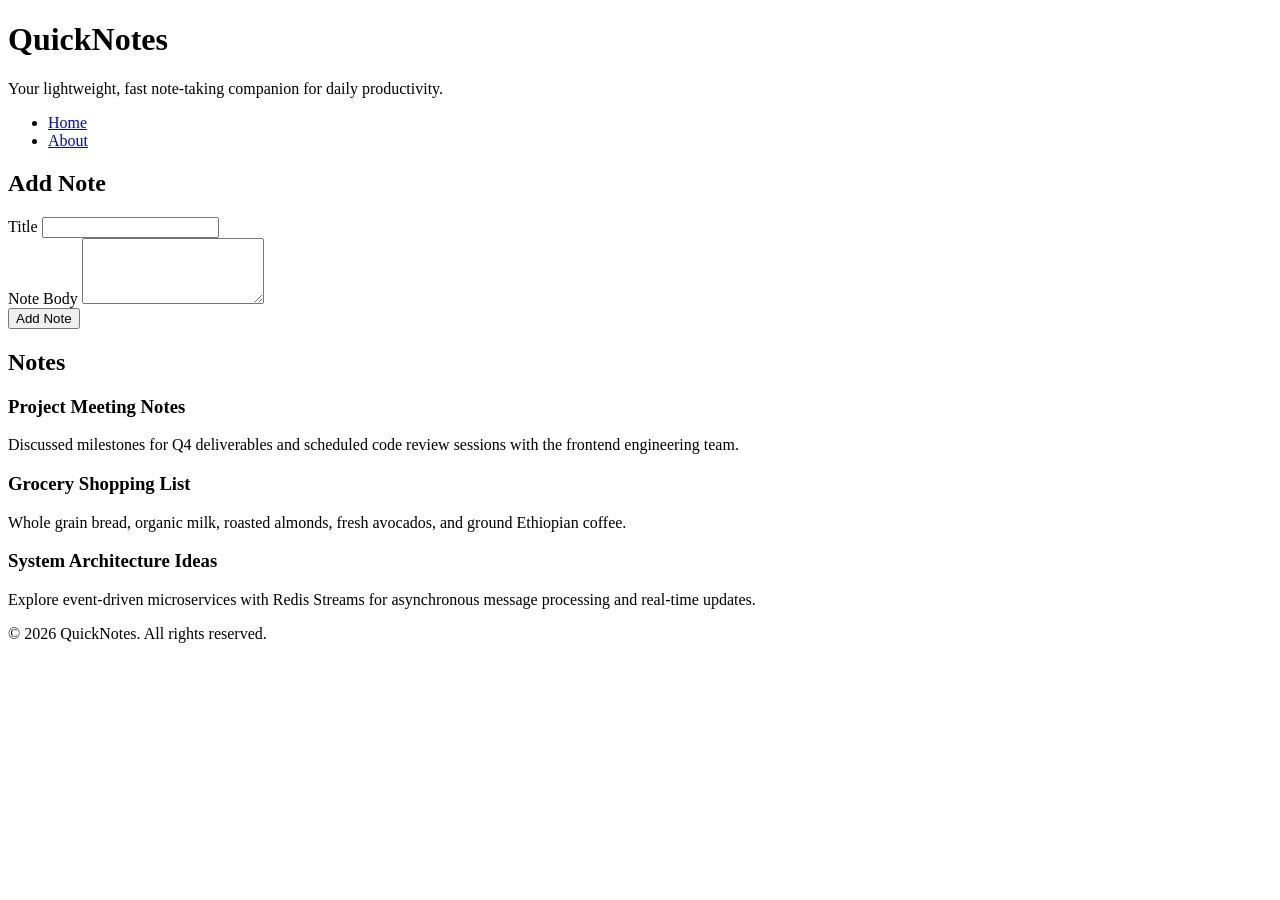
<file: day1/index.html>
<!DOCTYPE html>
<html lang="en">
<head>
  <meta charset="UTF-8">
  <meta name="viewport" content="width=device-width, initial-scale=1.0">
  <title>QuickNotes - Home</title>
</head>
<body>
  <header>
    <h1>QuickNotes</h1>
    <p>Your lightweight, fast note-taking companion for daily productivity.</p>
    <nav>
      <ul>
        <li><a href="index.html">Home</a></li>
        <li><a href="about.html">About</a></li>
      </ul>
    </nav>
  </header>

  <main>
    <section>
      <h2>Add Note</h2>
      <form action="#" method="post">
        <div>
          <label for="note-title">Title</label>
          <input type="text" id="note-title" name="note-title" required>
        </div>
        <div>
          <label for="note-body">Note Body</label>
          <textarea id="note-body" name="note-body" rows="4" required></textarea>
        </div>
        <div>
          <button type="submit">Add Note</button>
        </div>
      </form>
    </section>

    <section>
      <h2>Notes</h2>
      <article>
        <h3>Project Meeting Notes</h3>
        <p>Discussed milestones for Q4 deliverables and scheduled code review sessions with the frontend engineering team.</p>
      </article>

      <article>
        <h3>Grocery Shopping List</h3>
        <p>Whole grain bread, organic milk, roasted almonds, fresh avocados, and ground Ethiopian coffee.</p>
      </article>

      <article>
        <h3>System Architecture Ideas</h3>
        <p>Explore event-driven microservices with Redis Streams for asynchronous message processing and real-time updates.</p>
      </article>
    </section>
  </main>

  <footer>
    <p>&copy; 2026 QuickNotes. All rights reserved.</p>
  </footer>
</body>
</html>
</file>
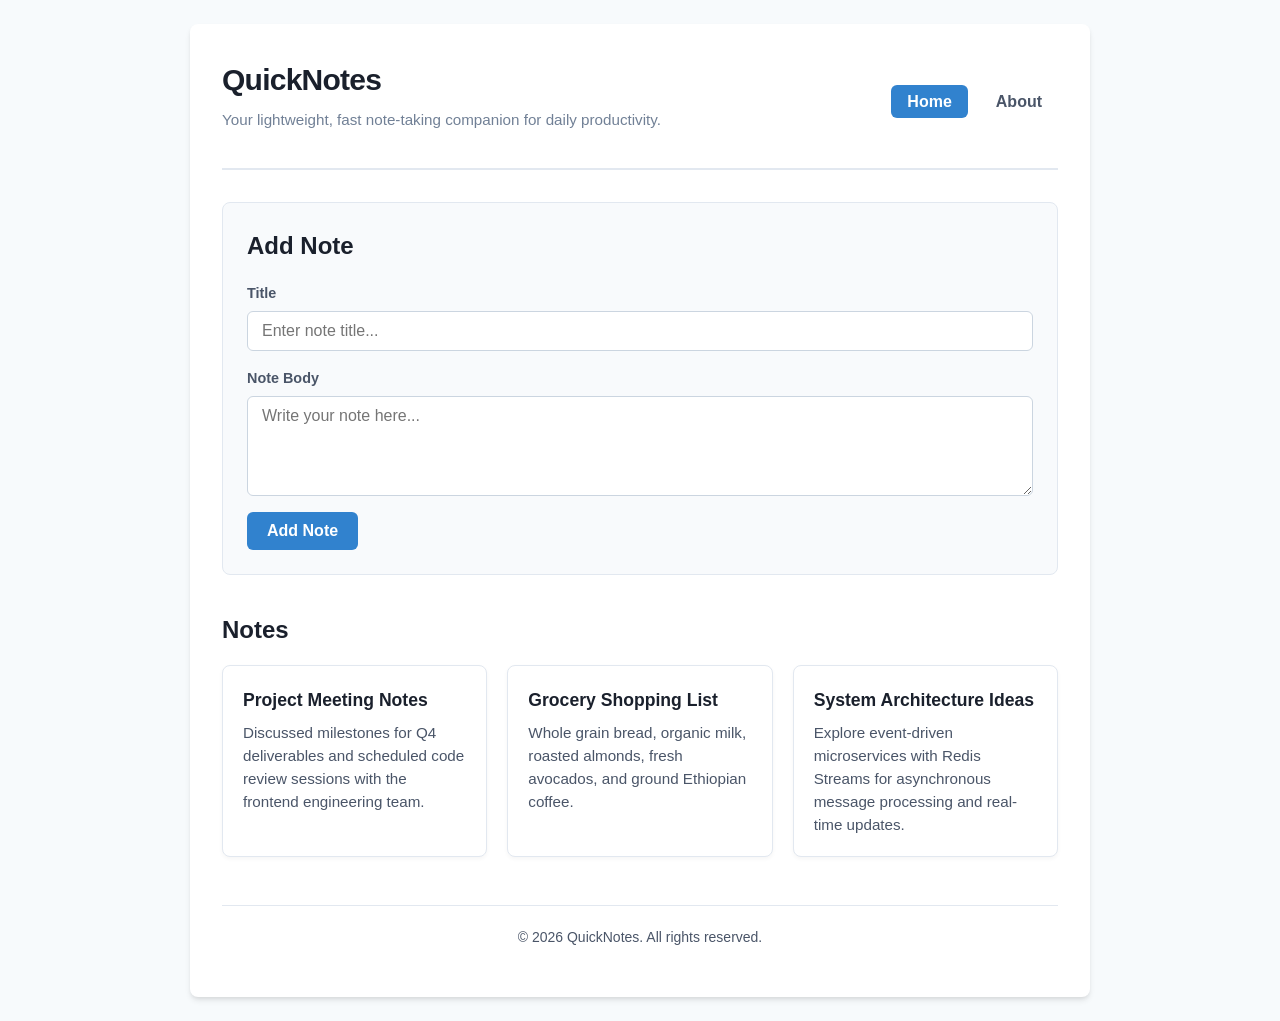
<file: day2/index.html>
<!DOCTYPE html>
<html lang="en">
<head>
  <meta charset="UTF-8">
  <meta name="viewport" content="width=device-width, initial-scale=1.0">
  <title>QuickNotes - Home</title>
  <link rel="stylesheet" href="style.css">
</head>
<body>
  <div class="container">
    <header>
      <div class="brand">
        <h1>QuickNotes</h1>
        <p class="tagline">Your lightweight, fast note-taking companion for daily productivity.</p>
      </div>
      <nav>
        <ul>
          <li><a href="index.html" class="active">Home</a></li>
          <li><a href="about.html">About</a></li>
        </ul>
      </nav>
    </header>

    <main>
      <section class="form-section">
        <h2>Add Note</h2>
        <form action="#" method="post">
          <div class="form-group">
            <label for="note-title">Title</label>
            <input type="text" id="note-title" name="note-title" placeholder="Enter note title..." required>
          </div>
          <div class="form-group">
            <label for="note-body">Note Body</label>
            <textarea id="note-body" name="note-body" rows="4" placeholder="Write your note here..." required></textarea>
          </div>
          <div class="form-group">
            <button type="submit" class="btn">Add Note</button>
          </div>
        </form>
      </section>

      <section class="notes-section">
        <h2>Notes</h2>
        <div class="notes-grid">
          <article class="note-card">
            <h3>Project Meeting Notes</h3>
            <p>Discussed milestones for Q4 deliverables and scheduled code review sessions with the frontend engineering team.</p>
          </article>

          <article class="note-card">
            <h3>Grocery Shopping List</h3>
            <p>Whole grain bread, organic milk, roasted almonds, fresh avocados, and ground Ethiopian coffee.</p>
          </article>

          <article class="note-card">
            <h3>System Architecture Ideas</h3>
            <p>Explore event-driven microservices with Redis Streams for asynchronous message processing and real-time updates.</p>
          </article>
        </div>
      </section>
    </main>

    <footer>
      <p>&copy; 2026 QuickNotes. All rights reserved.</p>
    </footer>
  </div>
</body>
</html>
</file>
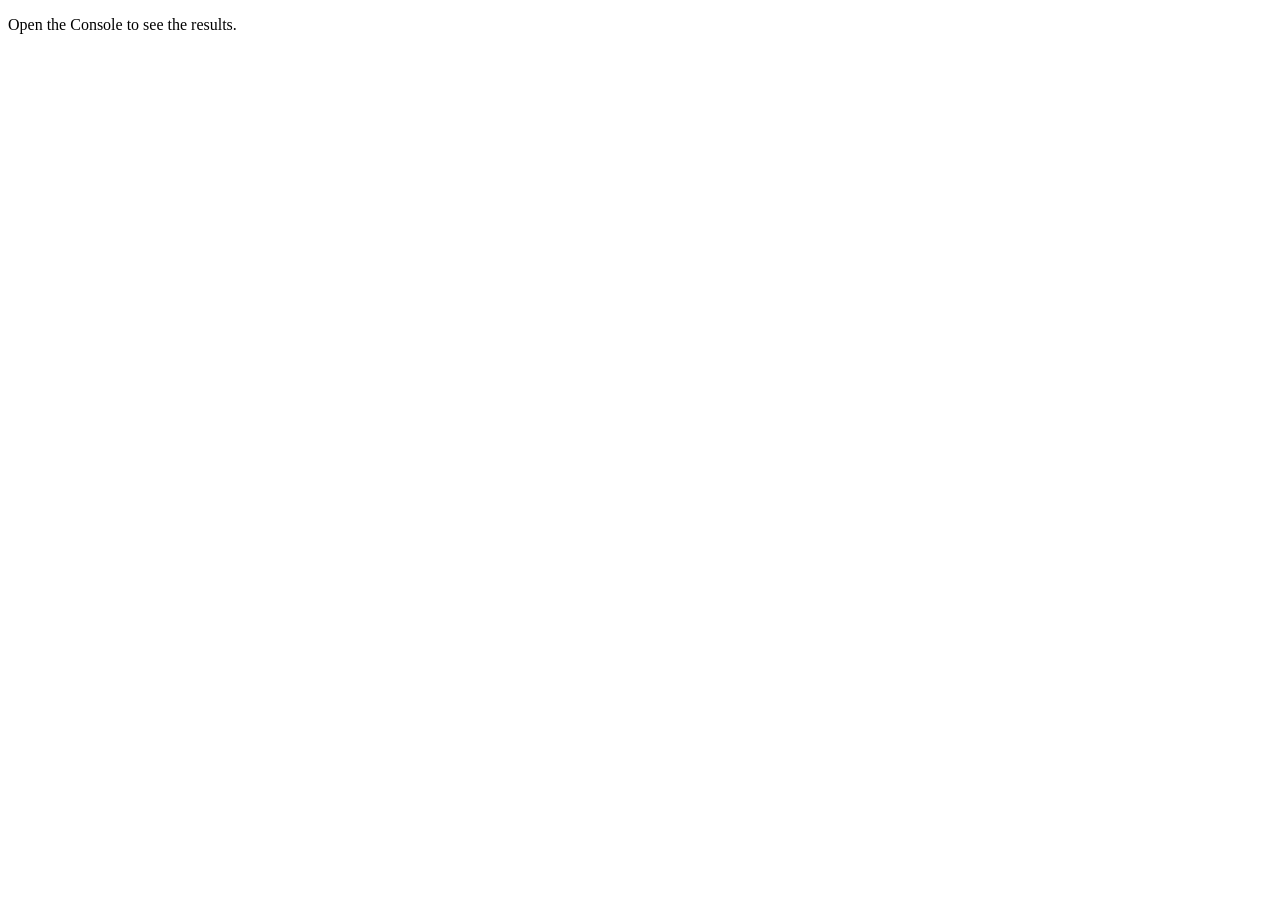
<file: day3/index.html>
<!DOCTYPE html>
<html lang="en">
<head>
  <meta charset="UTF-8" />
  <meta name="viewport" content="width=device-width, initial-scale=1.0" />
  <title>Notes Toolkit</title>
</head>
<body>
  <p>Open the Console to see the results.</p>
  <script src="script.js" defer></script>
</body>
</html>
</file>
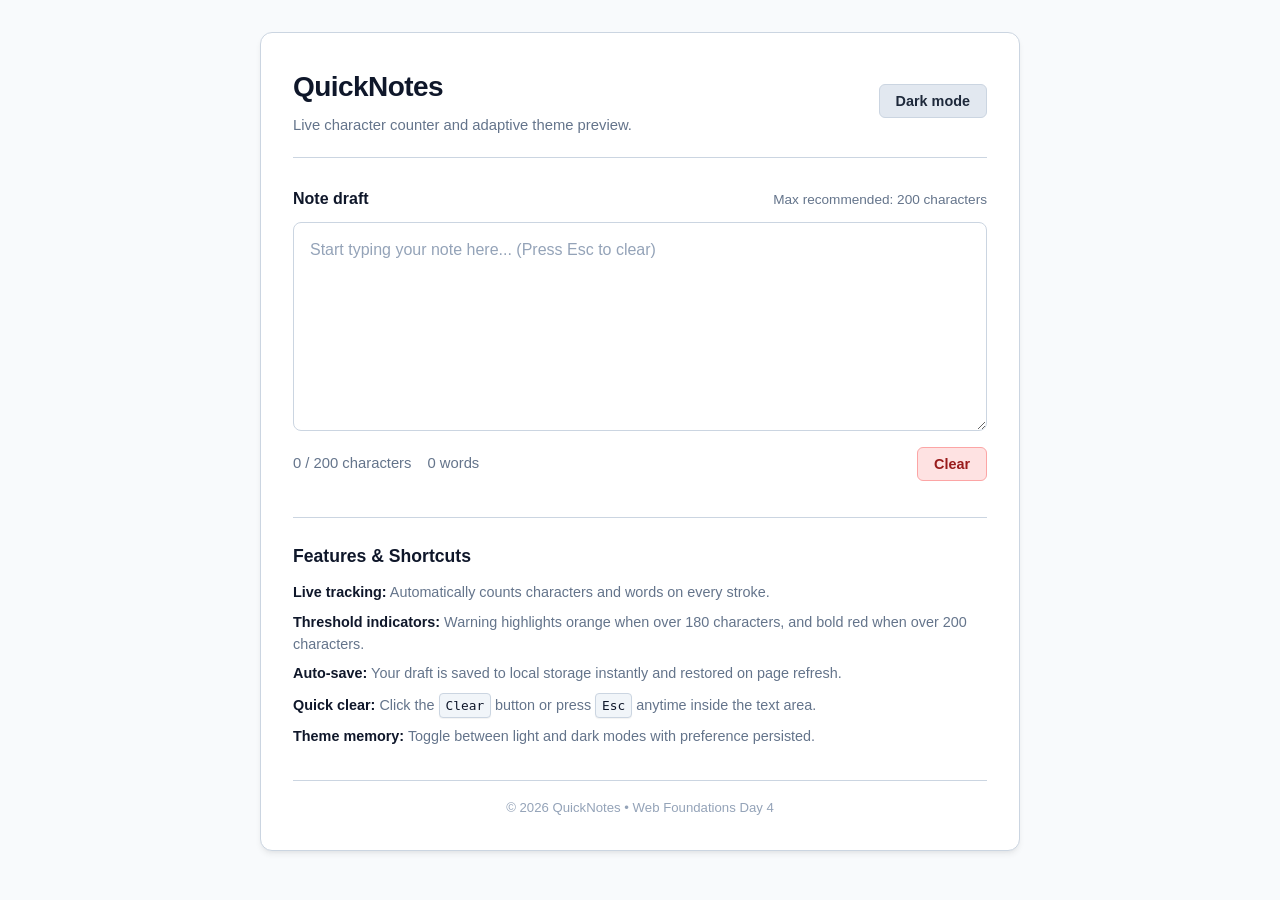
<file: day4/index.html>
<!DOCTYPE html>
<html lang="en">
<head>
  <meta charset="UTF-8">
  <meta name="viewport" content="width=device-width, initial-scale=1.0">
  <title>QuickNotes - Live Character Counter & Dark Mode</title>
  <link rel="stylesheet" href="style.css">
  <script src="script.js" defer></script>
</head>
<body>
  <div class="container">
    <header class="app-header">
      <div class="brand">
        <h1>QuickNotes</h1>
        <p class="tagline">Live character counter and adaptive theme preview.</p>
      </div>
      <div class="header-actions">
        <button id="theme-toggle" type="button" class="btn btn-secondary">Dark mode</button>
      </div>
    </header>

    <main>
      <section class="editor-section">
        <div class="field-header">
          <label for="note-text" class="field-label">Note draft</label>
          <span class="field-hint">Max recommended: 200 characters</span>
        </div>

        <textarea
          id="note-text"
          rows="7"
          placeholder="Start typing your note here... (Press Esc to clear)"
          spellcheck="true"
        ></textarea>

        <div class="editor-toolbar">
          <div class="stats-group">
            <p id="char-count" class="counter-badge">0 / 200 characters</p>
            <p id="word-count" class="counter-badge">0 words</p>
          </div>
          <div class="actions-group">
            <button id="clear-btn" type="button" class="btn btn-danger">Clear</button>
          </div>
        </div>
      </section>

      <section class="help-section">
        <h2>Features &amp; Shortcuts</h2>
        <ul>
          <li><strong>Live tracking:</strong> Automatically counts characters and words on every stroke.</li>
          <li><strong>Threshold indicators:</strong> Warning highlights orange when over 180 characters, and bold red when over 200 characters.</li>
          <li><strong>Auto-save:</strong> Your draft is saved to local storage instantly and restored on page refresh.</li>
          <li><strong>Quick clear:</strong> Click the <kbd>Clear</kbd> button or press <kbd>Esc</kbd> anytime inside the text area.</li>
          <li><strong>Theme memory:</strong> Toggle between light and dark modes with preference persisted.</li>
        </ul>
      </section>
    </main>

    <footer class="app-footer">
      <p>&copy; 2026 QuickNotes &bull; Web Foundations Day 4</p>
    </footer>
  </div>
</body>
</html>
</file>
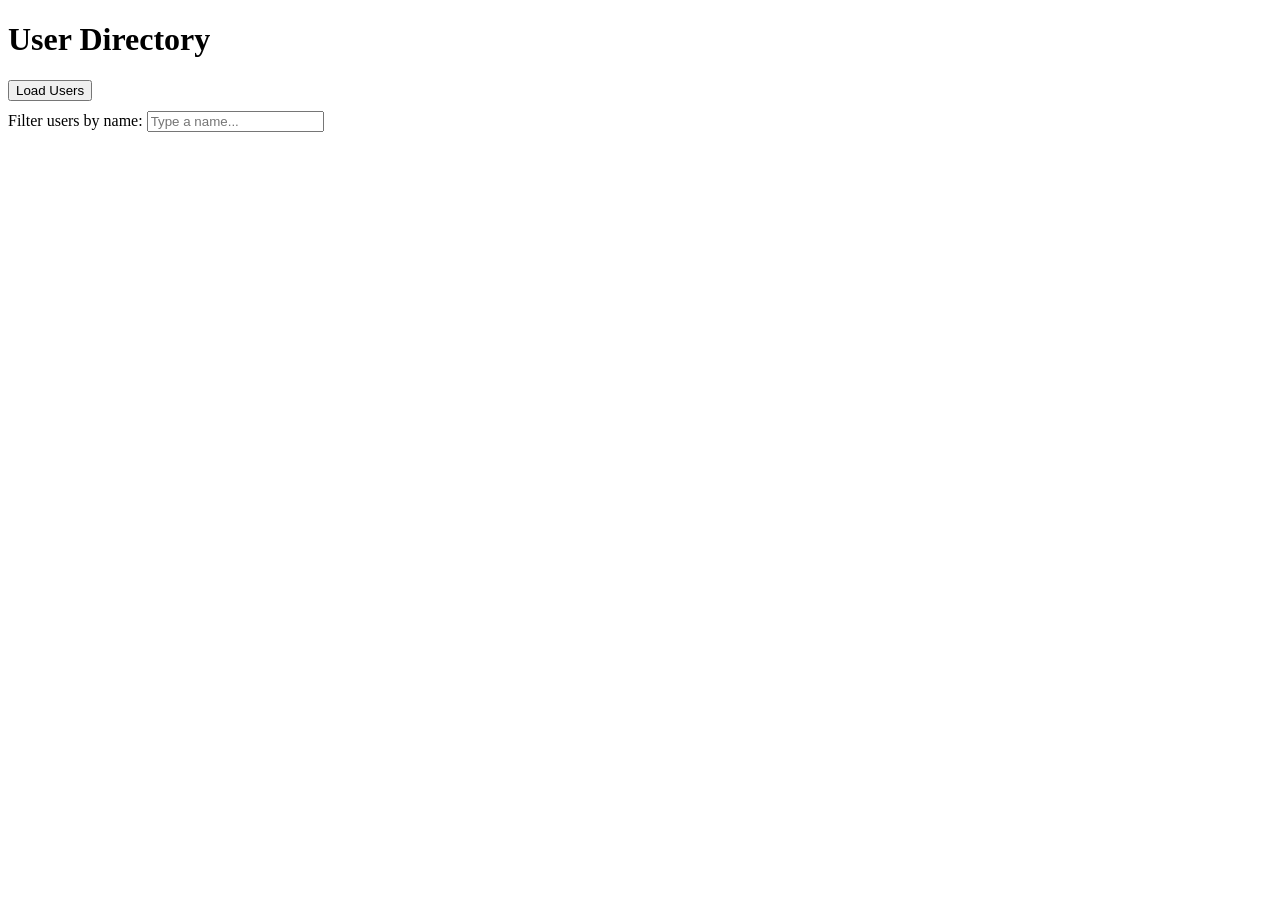
<file: day5/index.html>
<!DOCTYPE html>
<html lang="en">
<head>
    <meta charset="UTF-8">
    <meta name="viewport" content="width=device-width, initial-scale=1.0">
    <title>User Directory</title>
    <script src="users.js" defer></script>
</head>
<body>
    <h1>User Directory</h1>
    
    <div>
        <button id="load-users">Load Users</button>
    </div>
    
    <div style="margin-top: 10px;">
        <label for="filter-input">Filter users by name:</label>
        <input type="text" id="filter-input" placeholder="Type a name...">
    </div>
    
    <p id="status"></p>
    
    <ul id="users-list"></ul>
</body>
</html>
</file>
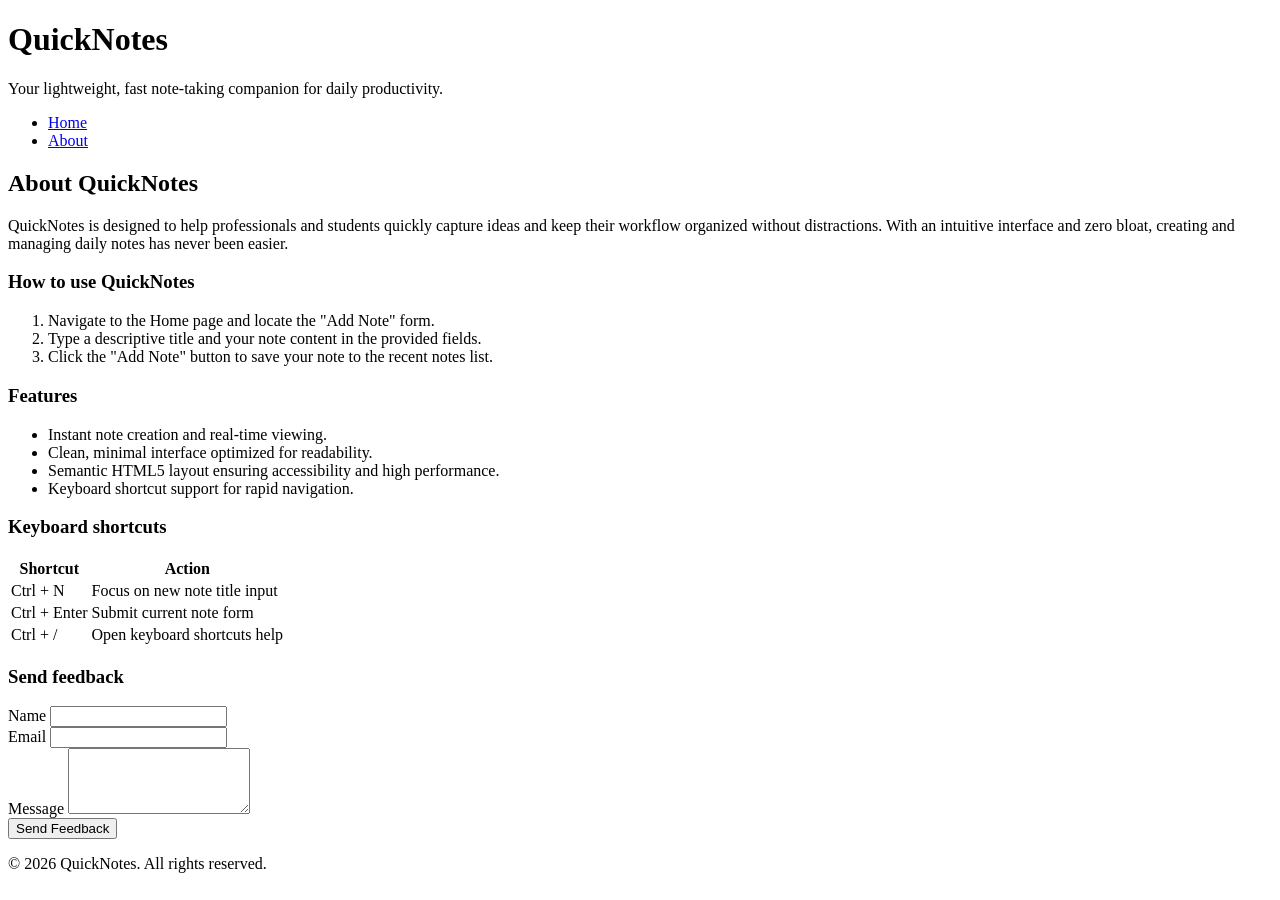
<file: day1/about.html>
<!DOCTYPE html>
<html lang="en">
<head>
  <meta charset="UTF-8">
  <meta name="viewport" content="width=device-width, initial-scale=1.0">
  <title>QuickNotes - About</title>
</head>
<body>
  <header>
    <h1>QuickNotes</h1>
    <p>Your lightweight, fast note-taking companion for daily productivity.</p>
    <nav>
      <ul>
        <li><a href="index.html">Home</a></li>
        <li><a href="about.html">About</a></li>
      </ul>
    </nav>
  </header>

  <main>
    <h2>About QuickNotes</h2>
    <p>QuickNotes is designed to help professionals and students quickly capture ideas and keep their workflow organized without distractions. With an intuitive interface and zero bloat, creating and managing daily notes has never been easier.</p>

    <section>
      <h3>How to use QuickNotes</h3>
      <ol>
        <li>Navigate to the Home page and locate the "Add Note" form.</li>
        <li>Type a descriptive title and your note content in the provided fields.</li>
        <li>Click the "Add Note" button to save your note to the recent notes list.</li>
      </ol>
    </section>

    <section>
      <h3>Features</h3>
      <ul>
        <li>Instant note creation and real-time viewing.</li>
        <li>Clean, minimal interface optimized for readability.</li>
        <li>Semantic HTML5 layout ensuring accessibility and high performance.</li>
        <li>Keyboard shortcut support for rapid navigation.</li>
      </ul>
    </section>

    <section>
      <h3>Keyboard shortcuts</h3>
      <table>
        <thead>
          <tr>
            <th>Shortcut</th>
            <th>Action</th>
          </tr>
        </thead>
        <tbody>
          <tr>
            <td>Ctrl + N</td>
            <td>Focus on new note title input</td>
          </tr>
          <tr>
            <td>Ctrl + Enter</td>
            <td>Submit current note form</td>
          </tr>
          <tr>
            <td>Ctrl + /</td>
            <td>Open keyboard shortcuts help</td>
          </tr>
        </tbody>
      </table>
    </section>

    <section>
      <h3>Send feedback</h3>
      <form action="#" method="post">
        <div>
          <label for="feedback-name">Name</label>
          <input type="text" id="feedback-name" name="feedback-name" required>
        </div>
        <div>
          <label for="feedback-email">Email</label>
          <input type="email" id="feedback-email" name="feedback-email" required>
        </div>
        <div>
          <label for="feedback-message">Message</label>
          <textarea id="feedback-message" name="feedback-message" rows="4" required></textarea>
        </div>
        <div>
          <button type="submit">Send Feedback</button>
        </div>
      </form>
    </section>
  </main>

  <footer>
    <p>&copy; 2026 QuickNotes. All rights reserved.</p>
  </footer>
</body>
</html>
</file>
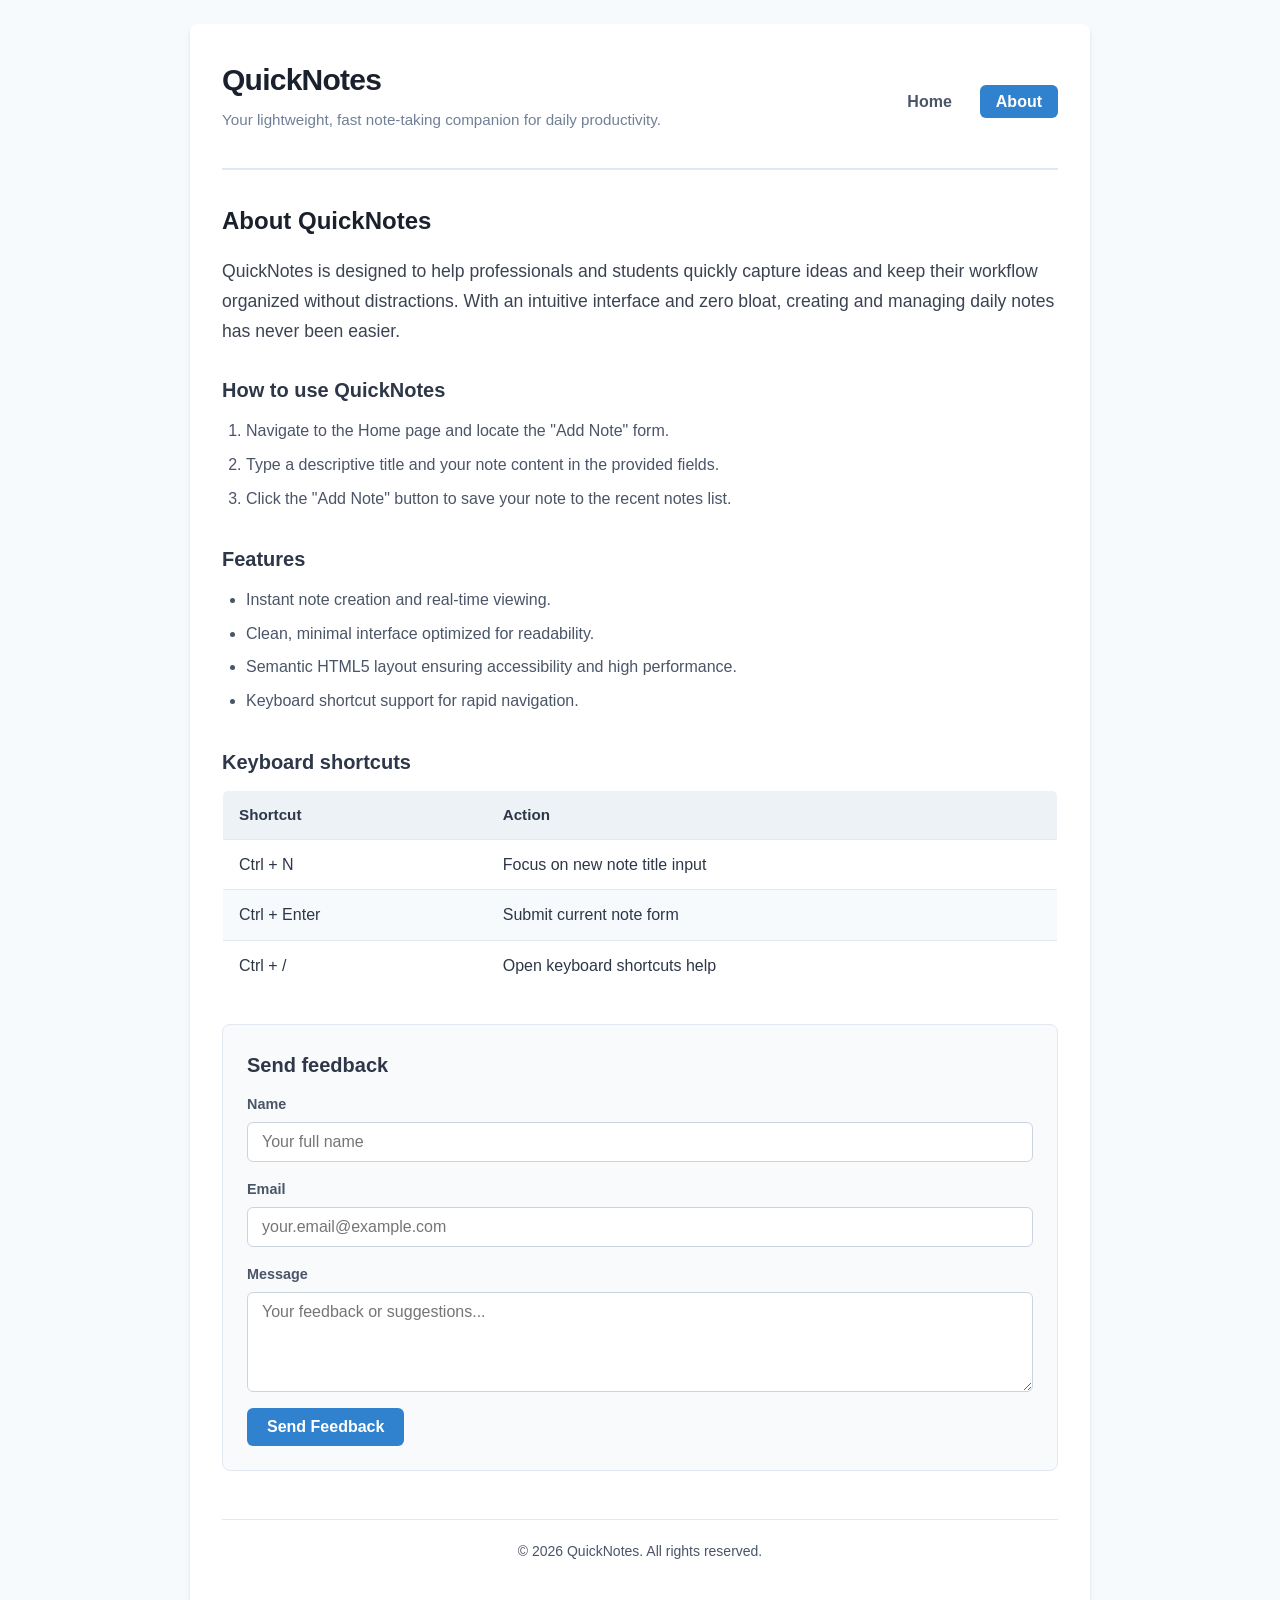
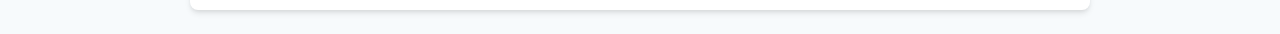
<file: day2/about.html>
<!DOCTYPE html>
<html lang="en">
<head>
  <meta charset="UTF-8">
  <meta name="viewport" content="width=device-width, initial-scale=1.0">
  <title>QuickNotes - About</title>
  <link rel="stylesheet" href="style.css">
</head>
<body>
  <div class="container">
    <header>
      <div class="brand">
        <h1>QuickNotes</h1>
        <p class="tagline">Your lightweight, fast note-taking companion for daily productivity.</p>
      </div>
      <nav>
        <ul>
          <li><a href="index.html">Home</a></li>
          <li><a href="about.html" class="active">About</a></li>
        </ul>
      </nav>
    </header>

    <main>
      <section class="about-hero">
        <h2>About QuickNotes</h2>
        <p class="lead-text">QuickNotes is designed to help professionals and students quickly capture ideas and keep their workflow organized without distractions. With an intuitive interface and zero bloat, creating and managing daily notes has never been easier.</p>
      </section>

      <section class="content-section">
        <h3>How to use QuickNotes</h3>
        <ol class="styled-list">
          <li>Navigate to the Home page and locate the "Add Note" form.</li>
          <li>Type a descriptive title and your note content in the provided fields.</li>
          <li>Click the "Add Note" button to save your note to the recent notes list.</li>
        </ol>
      </section>

      <section class="content-section">
        <h3>Features</h3>
        <ul class="styled-list">
          <li>Instant note creation and real-time viewing.</li>
          <li>Clean, minimal interface optimized for readability.</li>
          <li>Semantic HTML5 layout ensuring accessibility and high performance.</li>
          <li>Keyboard shortcut support for rapid navigation.</li>
        </ul>
      </section>

      <section class="content-section">
        <h3>Keyboard shortcuts</h3>
        <div class="table-wrapper">
          <table>
            <thead>
              <tr>
                <th>Shortcut</th>
                <th>Action</th>
              </tr>
            </thead>
            <tbody>
              <tr>
                <td>Ctrl + N</td>
                <td>Focus on new note title input</td>
              </tr>
              <tr>
                <td>Ctrl + Enter</td>
                <td>Submit current note form</td>
              </tr>
              <tr>
                <td>Ctrl + /</td>
                <td>Open keyboard shortcuts help</td>
              </tr>
            </tbody>
          </table>
        </div>
      </section>

      <section class="content-section form-section">
        <h3>Send feedback</h3>
        <form action="#" method="post">
          <div class="form-group">
            <label for="feedback-name">Name</label>
            <input type="text" id="feedback-name" name="feedback-name" placeholder="Your full name" required>
          </div>
          <div class="form-group">
            <label for="feedback-email">Email</label>
            <input type="email" id="feedback-email" name="feedback-email" placeholder="your.email@example.com" required>
          </div>
          <div class="form-group">
            <label for="feedback-message">Message</label>
            <textarea id="feedback-message" name="feedback-message" rows="4" placeholder="Your feedback or suggestions..." required></textarea>
          </div>
          <div class="form-group">
            <button type="submit" class="btn">Send Feedback</button>
          </div>
        </form>
      </section>
    </main>

    <footer>
      <p>&copy; 2026 QuickNotes. All rights reserved.</p>
    </footer>
  </div>
</body>
</html>
</file>
<file: day2/style.css>
/* ==========================================================================
   CSS Reset & Base Styles
   ========================================================================== */
*, *::before, *::after {
  box-sizing: border-box;
  margin: 0;
  padding: 0;
}

body {
  font-family: -apple-system, BlinkMacSystemFont, "Segoe UI", Roboto, "Helvetica Neue", Arial, sans-serif;
  line-height: 1.6;
  color: #2d3748;
  background-color: #f7fafc;
  padding: 24px 16px;
}

/* ==========================================================================
   Layout Container
   ========================================================================== */
.container {
  max-width: 900px;
  margin: 0 auto;
  background-color: #ffffff;
  padding: 32px;
  border-radius: 8px;
  box-shadow: 0 4px 6px -1px rgba(0, 0, 0, 0.1), 0 2px 4px -1px rgba(0, 0, 0, 0.06);
}

/* ==========================================================================
   Header & Navigation
   ========================================================================== */
header {
  display: flex;
  justify-content: space-between;
  align-items: center;
  border-bottom: 2px solid #e2e8f0;
  padding-bottom: 20px;
  margin-bottom: 32px;
  gap: 16px;
}

.brand h1 {
  font-size: 1.875rem;
  color: #1a202c;
  font-weight: 700;
  letter-spacing: -0.025em;
}

.brand .tagline {
  font-size: 0.95rem;
  color: #718096;
  margin-top: 4px;
}

nav ul {
  display: flex;
  list-style: none;
  gap: 12px;
}

nav a {
  text-decoration: none;
  color: #4a5568;
  font-weight: 600;
  padding: 8px 16px;
  border-radius: 6px;
  transition: all 0.2s ease-in-out;
}

nav a:hover {
  background-color: #edf2f7;
  color: #2b6cb0;
}

nav a.active,
nav a:active {
  background-color: #3182ce;
  color: #ffffff;
}

/* ==========================================================================
   Typography & Sections
   ========================================================================== */
h2 {
  font-size: 1.5rem;
  color: #1a202c;
  margin-bottom: 16px;
  font-weight: 600;
}

h3 {
  font-size: 1.25rem;
  color: #2d3748;
  margin-bottom: 12px;
  font-weight: 600;
}

p {
  margin-bottom: 16px;
  color: #4a5568;
}

.about-hero {
  margin-bottom: 28px;
}

.lead-text {
  font-size: 1.1rem;
  line-height: 1.7;
  color: #3b4252;
}

.content-section {
  margin-bottom: 32px;
}

/* Lists */
.styled-list {
  padding-left: 24px;
  margin-bottom: 16px;
}

.styled-list li {
  margin-bottom: 8px;
  color: #4a5568;
}

/* ==========================================================================
   Forms & Controls
   ========================================================================== */
.form-section {
  background-color: #f8fafc;
  padding: 24px;
  border-radius: 8px;
  border: 1px solid #e2e8f0;
  margin-bottom: 36px;
}

form {
  display: flex;
  flex-direction: column;
  gap: 16px;
}

.form-group {
  display: flex;
  flex-direction: column;
  gap: 6px;
}

label {
  font-size: 0.9rem;
  font-weight: 600;
  color: #4a5568;
}

input[type="text"],
input[type="email"],
textarea {
  width: 100%;
  padding: 10px 14px;
  font-size: 1rem;
  font-family: inherit;
  color: #2d3748;
  background-color: #ffffff;
  border: 1px solid #cbd5e0;
  border-radius: 6px;
  transition: border-color 0.2s, box-shadow 0.2s;
}

input[type="text"]:focus,
input[type="email"]:focus,
textarea:focus {
  outline: none;
  border-color: #3182ce;
  box-shadow: 0 0 0 3px rgba(49, 130, 206, 0.25);
}

textarea {
  resize: vertical;
  min-height: 100px;
}

.btn {
  display: inline-block;
  padding: 10px 20px;
  font-size: 1rem;
  font-weight: 600;
  font-family: inherit;
  color: #ffffff;
  background-color: #3182ce;
  border: none;
  border-radius: 6px;
  cursor: pointer;
  align-self: flex-start;
  transition: background-color 0.2s ease-in-out, transform 0.1s ease;
}

.btn:hover {
  background-color: #2b6cb0;
}

.btn:active {
  background-color: #2c5282;
  transform: translateY(1px);
}

/* ==========================================================================
   Notes Cards & Grid
   ========================================================================== */
.notes-section {
  margin-top: 24px;
}

.notes-grid {
  display: grid;
  grid-template-columns: repeat(auto-fill, minmax(260px, 1fr));
  gap: 20px;
  margin-top: 16px;
}

.note-card {
  background-color: #ffffff;
  border: 1px solid #e2e8f0;
  border-radius: 8px;
  padding: 20px;
  box-shadow: 0 2px 4px rgba(0, 0, 0, 0.04);
  transition: box-shadow 0.2s ease, border-color 0.2s ease;
}

.note-card:hover {
  border-color: #cbd5e0;
  box-shadow: 0 6px 12px rgba(0, 0, 0, 0.08);
}

.note-card h3 {
  font-size: 1.1rem;
  color: #1a202c;
  margin-bottom: 8px;
}

.note-card p {
  font-size: 0.95rem;
  color: #4a5568;
  margin-bottom: 0;
  line-height: 1.5;
}

/* ==========================================================================
   Tables
   ========================================================================== */
.table-wrapper {
  overflow-x: auto;
  margin-top: 12px;
  margin-bottom: 24px;
}

table {
  width: 100%;
  border-collapse: collapse;
  text-align: left;
  border: 1px solid #e2e8f0;
  border-radius: 6px;
  overflow: hidden;
}

th, td {
  padding: 12px 16px;
  border-bottom: 1px solid #e2e8f0;
}

th {
  background-color: #edf2f7;
  color: #2d3748;
  font-weight: 600;
  font-size: 0.95rem;
}

tbody tr:nth-child(even) {
  background-color: #f7fafc;
}

tbody tr:hover {
  background-color: #edf2f7;
}

/* ==========================================================================
   Footer
   ========================================================================== */
footer {
  margin-top: 48px;
  padding-top: 20px;
  border-top: 1px solid #e2e8f0;
  text-align: center;
  font-size: 0.875rem;
  color: #a0aec0;
}

/* ==========================================================================
   Responsiveness
   ========================================================================== */
@media (max-width: 768px) {
  body {
    padding: 12px 8px;
  }

  .container {
    padding: 20px 16px;
  }

  header {
    flex-direction: column;
    align-items: flex-start;
  }

  nav {
    width: 100%;
  }

  nav ul {
    flex-direction: column;
    width: 100%;
    gap: 8px;
  }

  nav a {
    display: block;
    width: 100%;
    text-align: center;
  }

  .notes-grid {
    grid-template-columns: 1fr;
  }

  .btn {
    width: 100%;
    text-align: center;
  }
}
</file>
<file: day4/style.css>
/* ==========================================================================
   CSS Variables & Theme Definitions
   ========================================================================== */
:root {
  --bg-page: #f8fafc;
  --bg-surface: #ffffff;
  --bg-input: #ffffff;
  --bg-kbd: #f1f5f9;
  --text-main: #0f172a;
  --text-muted: #64748b;
  --text-dim: #94a3b8;
  --border-color: #cbd5e1;
  --border-focus: #2563eb;
  --focus-ring: rgba(37, 99, 235, 0.25);

  --btn-secondary-bg: #e2e8f0;
  --btn-secondary-hover: #cbd5e1;
  --btn-secondary-text: #1e293b;
  --btn-secondary-border: #cbd5e1;

  --btn-danger-bg: #fee2e2;
  --btn-danger-hover: #fecaca;
  --btn-danger-text: #991b1b;
  --btn-danger-border: #fca5a5;

  --card-shadow: 0 4px 6px -1px rgba(0, 0, 0, 0.07), 0 2px 4px -2px rgba(0, 0, 0, 0.05);

  --color-warning: #ea580c; /* orange text */
  --color-over: #dc2626;    /* red text */
}

/* Dark mode theme variables */
body.dark {
  --bg-page: #0b0f19;
  --bg-surface: #131c2e;
  --bg-input: #0f172a;
  --bg-kbd: #1e293b;
  --text-main: #f8fafc;
  --text-muted: #94a3b8;
  --text-dim: #64748b;
  --border-color: #334155;
  --border-focus: #60a5fa;
  --focus-ring: rgba(96, 165, 250, 0.35);

  --btn-secondary-bg: #1e293b;
  --btn-secondary-hover: #334155;
  --btn-secondary-text: #f1f5f9;
  --btn-secondary-border: #334155;

  --btn-danger-bg: #451a1a;
  --btn-danger-hover: #5c1d1d;
  --btn-danger-text: #fca5a5;
  --btn-danger-border: #7f1d1d;

  --card-shadow: 0 4px 14px rgba(0, 0, 0, 0.45);

  --color-warning: #fb923c; /* orange text */
  --color-over: #f87171;    /* red text */
}

/* ==========================================================================
   CSS Reset & Base
   ========================================================================== */
*, *::before, *::after {
  box-sizing: border-box;
  margin: 0;
  padding: 0;
}

body {
  font-family: -apple-system, BlinkMacSystemFont, "Segoe UI", Roboto, "Helvetica Neue", Arial, sans-serif;
  line-height: 1.6;
  background-color: var(--bg-page);
  color: var(--text-main);
  padding: 32px 16px;
  min-height: 100vh;
  transition: background-color 0.25s ease, color 0.25s ease;
}

/* ==========================================================================
   Container & Layout
   ========================================================================== */
.container {
  max-width: 760px;
  margin: 0 auto;
  background-color: var(--bg-surface);
  border: 1px solid var(--border-color);
  border-radius: 12px;
  padding: 32px;
  box-shadow: var(--card-shadow);
  transition: background-color 0.25s ease, border-color 0.25s ease, box-shadow 0.25s ease;
}

/* ==========================================================================
   Header & Brand
   ========================================================================== */
.app-header {
  display: flex;
  justify-content: space-between;
  align-items: center;
  border-bottom: 1px solid var(--border-color);
  padding-bottom: 20px;
  margin-bottom: 28px;
  gap: 16px;
}

.brand h1 {
  font-size: 1.75rem;
  font-weight: 700;
  letter-spacing: -0.02em;
  color: var(--text-main);
}

.brand .tagline {
  font-size: 0.925rem;
  color: var(--text-muted);
  margin-top: 4px;
}

/* ==========================================================================
   Form & Editor Section
   ========================================================================== */
.editor-section {
  display: flex;
  flex-direction: column;
  gap: 10px;
}

.field-header {
  display: flex;
  justify-content: space-between;
  align-items: baseline;
  gap: 8px;
}

.field-label {
  font-size: 1rem;
  font-weight: 600;
  color: var(--text-main);
  cursor: pointer;
}

.field-hint {
  font-size: 0.85rem;
  color: var(--text-muted);
}

#note-text {
  width: 100%;
  font-family: inherit;
  font-size: 1rem;
  line-height: 1.6;
  color: var(--text-main);
  background-color: var(--bg-input);
  border: 1px solid var(--border-color);
  border-radius: 8px;
  padding: 14px 16px;
  resize: vertical;
  min-height: 160px;
  outline: none;
  transition: border-color 0.2s ease, box-shadow 0.2s ease, background-color 0.25s ease, color 0.25s ease;
}

#note-text:focus {
  border-color: var(--border-focus);
  box-shadow: 0 0 0 3px var(--focus-ring);
}

#note-text::placeholder {
  color: var(--text-dim);
}

/* ==========================================================================
   Toolbar & Counters
   ========================================================================== */
.editor-toolbar {
  display: flex;
  justify-content: space-between;
  align-items: center;
  flex-wrap: wrap;
  gap: 12px;
  padding-top: 6px;
}

.stats-group {
  display: flex;
  align-items: center;
  gap: 16px;
  flex-wrap: wrap;
}

.counter-badge {
  font-size: 0.925rem;
  font-weight: 500;
  color: var(--text-muted);
  margin: 0;
  transition: color 0.2s ease;
}

/* Character Counter States */
.warning {
  color: var(--color-warning);
}

.over {
  color: var(--color-over);
  font-weight: 700;
}

/* ==========================================================================
   Buttons
   ========================================================================== */
.btn {
  font-family: inherit;
  font-size: 0.9rem;
  font-weight: 600;
  padding: 8px 16px;
  border-radius: 6px;
  border: 1px solid transparent;
  cursor: pointer;
  transition: background-color 0.2s ease, border-color 0.2s ease, color 0.2s ease, transform 0.1s ease;
  user-select: none;
}

.btn:active {
  transform: scale(0.98);
}

.btn:focus-visible {
  outline: none;
  box-shadow: 0 0 0 3px var(--focus-ring);
}

.btn-secondary {
  background-color: var(--btn-secondary-bg);
  border-color: var(--btn-secondary-border);
  color: var(--btn-secondary-text);
}

.btn-secondary:hover {
  background-color: var(--btn-secondary-hover);
}

.btn-danger {
  background-color: var(--btn-danger-bg);
  border-color: var(--btn-danger-border);
  color: var(--btn-danger-text);
}

.btn-danger:hover {
  background-color: var(--btn-danger-hover);
}

/* ==========================================================================
   Help & Shortcuts Section
   ========================================================================== */
.help-section {
  margin-top: 36px;
  padding-top: 24px;
  border-top: 1px solid var(--border-color);
}

.help-section h2 {
  font-size: 1.1rem;
  font-weight: 600;
  color: var(--text-main);
  margin-bottom: 12px;
}

.help-section ul {
  list-style: none;
  display: flex;
  flex-direction: column;
  gap: 8px;
}

.help-section li {
  font-size: 0.9rem;
  color: var(--text-muted);
  line-height: 1.5;
}

.help-section strong {
  color: var(--text-main);
}

kbd {
  display: inline-block;
  padding: 2px 6px;
  font-family: ui-monospace, SFMono-Regular, Menlo, Monaco, Consolas, monospace;
  font-size: 0.8rem;
  color: var(--text-main);
  background-color: var(--bg-kbd);
  border: 1px solid var(--border-color);
  border-radius: 4px;
  box-shadow: 0 1px 1px rgba(0, 0, 0, 0.05);
}

/* ==========================================================================
   Footer
   ========================================================================== */
.app-footer {
  margin-top: 32px;
  padding-top: 16px;
  border-top: 1px solid var(--border-color);
  text-align: center;
}

.app-footer p {
  font-size: 0.825rem;
  color: var(--text-dim);
}

/* ==========================================================================
   Responsive
   ========================================================================== */
@media (max-width: 600px) {
  body {
    padding: 16px 12px;
  }

  .container {
    padding: 20px 16px;
  }

  .app-header {
    flex-direction: column;
    align-items: flex-start;
    gap: 12px;
  }

  .header-actions {
    width: 100%;
  }

  #theme-toggle {
    width: 100%;
  }

  .editor-toolbar {
    flex-direction: column;
    align-items: stretch;
    gap: 12px;
  }

  .stats-group {
    justify-content: space-between;
  }

  .actions-group #clear-btn {
    width: 100%;
  }
}
</file>
